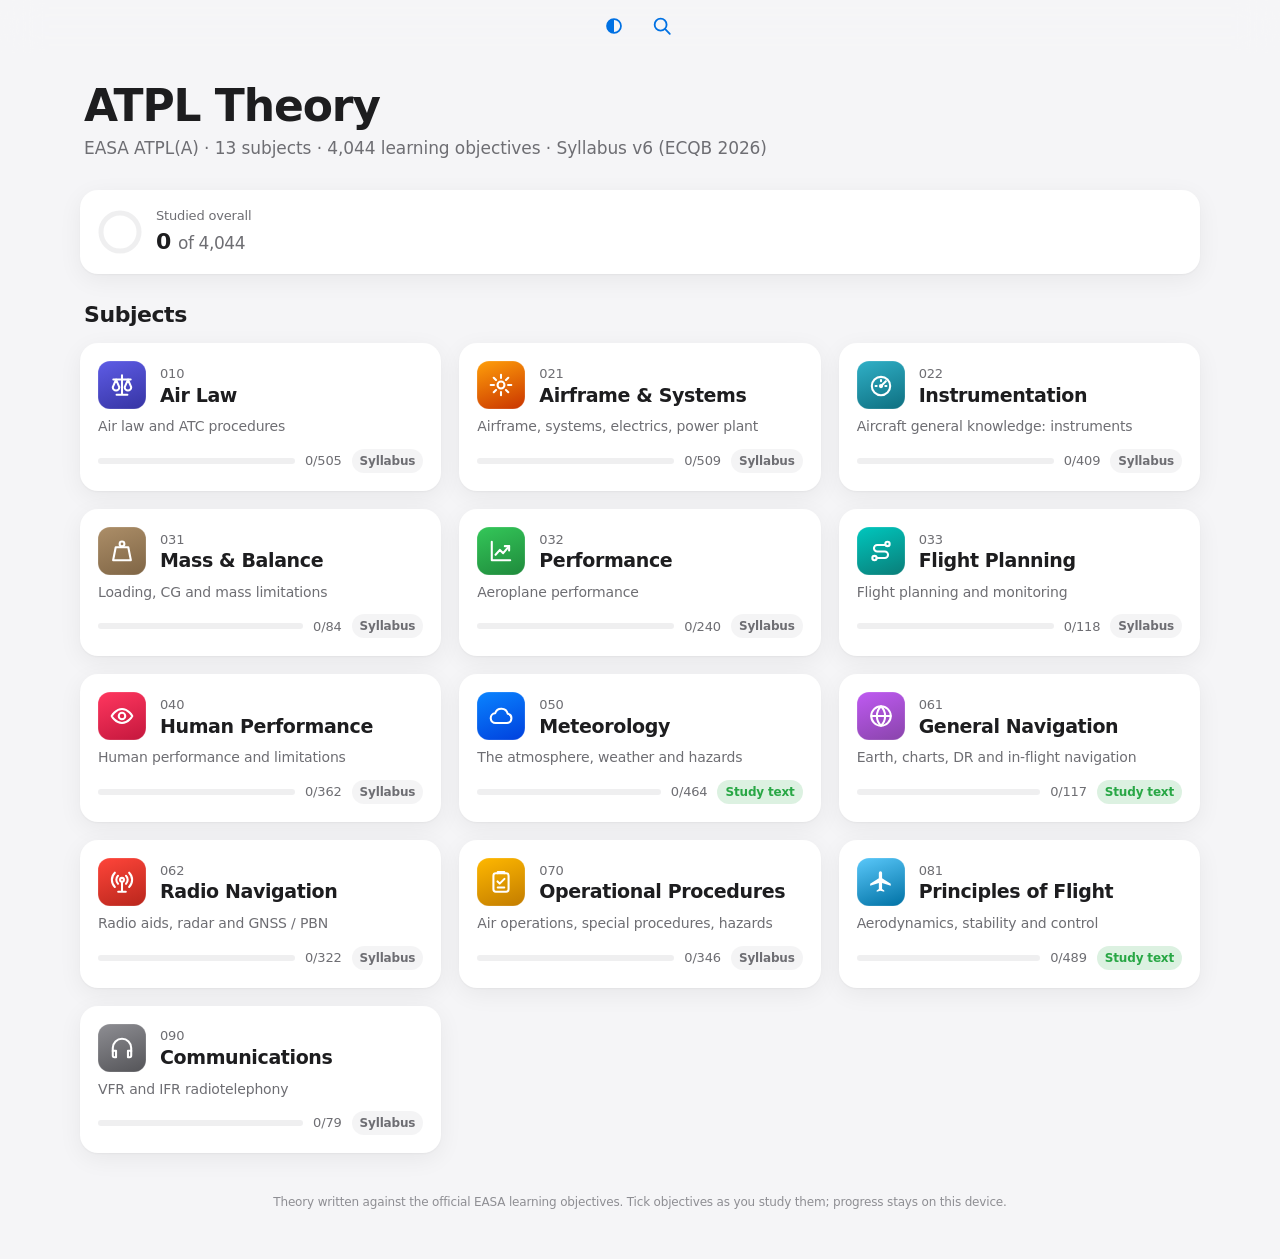
<file: index.html>
<!doctype html>
<html lang="en">
<head>
<meta charset="utf-8">
<meta name="viewport" content="width=device-width, initial-scale=1, viewport-fit=cover">
<title>ATPL Theory</title>
<meta name="description" content="EASA ATPL(A) theory, organised by the official learning objectives.">
<meta name="theme-color" id="themeColor" content="#f5f5f7">
<meta name="apple-mobile-web-app-capable" content="yes">
<meta name="mobile-web-app-capable" content="yes">
<meta name="apple-mobile-web-app-status-bar-style" content="default">
<meta name="apple-mobile-web-app-title" content="ATPL">
<link rel="manifest" href="manifest.webmanifest">
<link rel="icon" href="icons/icon-192.png" type="image/png">
<link rel="apple-touch-icon" href="icons/apple-touch-icon.png">
<script>try{var t=localStorage.getItem("atpl-theme");if(t==="light"||t==="dark")document.documentElement.dataset.theme=t}catch(e){}</script>
<link rel="stylesheet" href="app.css">
</head>
<body>
<header class="bar" id="bar">
  <div class="bar-in">
    <button class="back" id="back" hidden aria-label="Back">
      <svg viewBox="0 0 12 20" aria-hidden="true"><path d="M10 2 2 10l8 8" fill="none" stroke="currentColor" stroke-width="2.4" stroke-linecap="round" stroke-linejoin="round"/></svg>
      <span id="backLabel">Subjects</span>
    </button>
    <div class="bar-title" id="barTitle"></div>
    <div class="bar-actions">
      <div class="themewrap">
        <button class="icon-btn themebtn" id="themeBtn" data-mode="auto" aria-label="Appearance: Automatic" title="Appearance">
          <svg viewBox="0 0 24 24" aria-hidden="true"><defs><mask id="tb-bite" maskUnits="userSpaceOnUse" x="-6" y="-6" width="36" height="36"><rect x="-6" y="-6" width="36" height="36" fill="#fff"/><circle class="bite" cx="17" cy="7" r="6.8" fill="#000"/></mask></defs><g class="rays" stroke="currentColor" stroke-width="2" stroke-linecap="round"><path d="M12 1.8v2.4M12 19.8v2.4M1.8 12h2.4M19.8 12h2.4M4.8 4.8l1.7 1.7M17.5 17.5l1.7 1.7M4.8 19.2l1.7-1.7M17.5 6.5l1.7-1.7"/></g><g mask="url(#tb-bite)"><circle class="core" cx="12" cy="12" r="8" fill="currentColor"/></g><circle class="ring" cx="12" cy="12" r="7.6" fill="none" stroke="currentColor" stroke-width="1.9"/><path class="half" d="M12 4.4a7.6 7.6 0 0 1 0 15.2z" fill="currentColor"/></svg>
        </button>
        <span class="themetip" id="themeTip" aria-live="polite"></span>
      </div>
      <button class="icon-btn" id="searchBtn" aria-label="Search (/)">
        <svg viewBox="0 0 24 24" aria-hidden="true"><circle cx="10.5" cy="10.5" r="6.5" fill="none" stroke="currentColor" stroke-width="2"/><path d="m15.5 15.5 5 5" stroke="currentColor" stroke-width="2" stroke-linecap="round"/></svg>
      </button>
    </div>
  </div>
</header>

<div class="layout" id="layout">
  <aside class="side" id="side" aria-label="Contents"></aside>
  <main class="main" id="main" tabindex="-1"></main>
</div>

<div class="sheet-wrap" id="searchSheet" hidden>
  <div class="scrim" data-close></div>
  <div class="sheet" role="dialog" aria-modal="true" aria-label="Search">
    <div class="sheet-head">
      <div class="search-field">
        <svg viewBox="0 0 24 24" aria-hidden="true"><circle cx="10.5" cy="10.5" r="6.5" fill="none" stroke="currentColor" stroke-width="2"/><path d="m15.5 15.5 5 5" stroke="currentColor" stroke-width="2" stroke-linecap="round"/></svg>
        <input id="q" type="search" placeholder="Search learning objectives" autocomplete="off" autocorrect="off" spellcheck="false" enterkeyhint="search">
      </div>
      <button class="text-btn" data-close>Cancel</button>
    </div>
    <div class="results" id="results"></div>
  </div>
</div>

<div class="lightbox" id="lightbox" hidden>
  <button class="lb-close" data-close aria-label="Close">
    <svg viewBox="0 0 24 24"><path d="M6 6l12 12M18 6 6 18" stroke="currentColor" stroke-width="2.4" stroke-linecap="round"/></svg>
  </button>
  <div class="lb-scroll"><figure class="lb-fig"><img id="lbImg" alt=""><figcaption id="lbCap"></figcaption></figure></div>
</div>

<script src="app.js" defer></script>
</body>
</html>
</file>
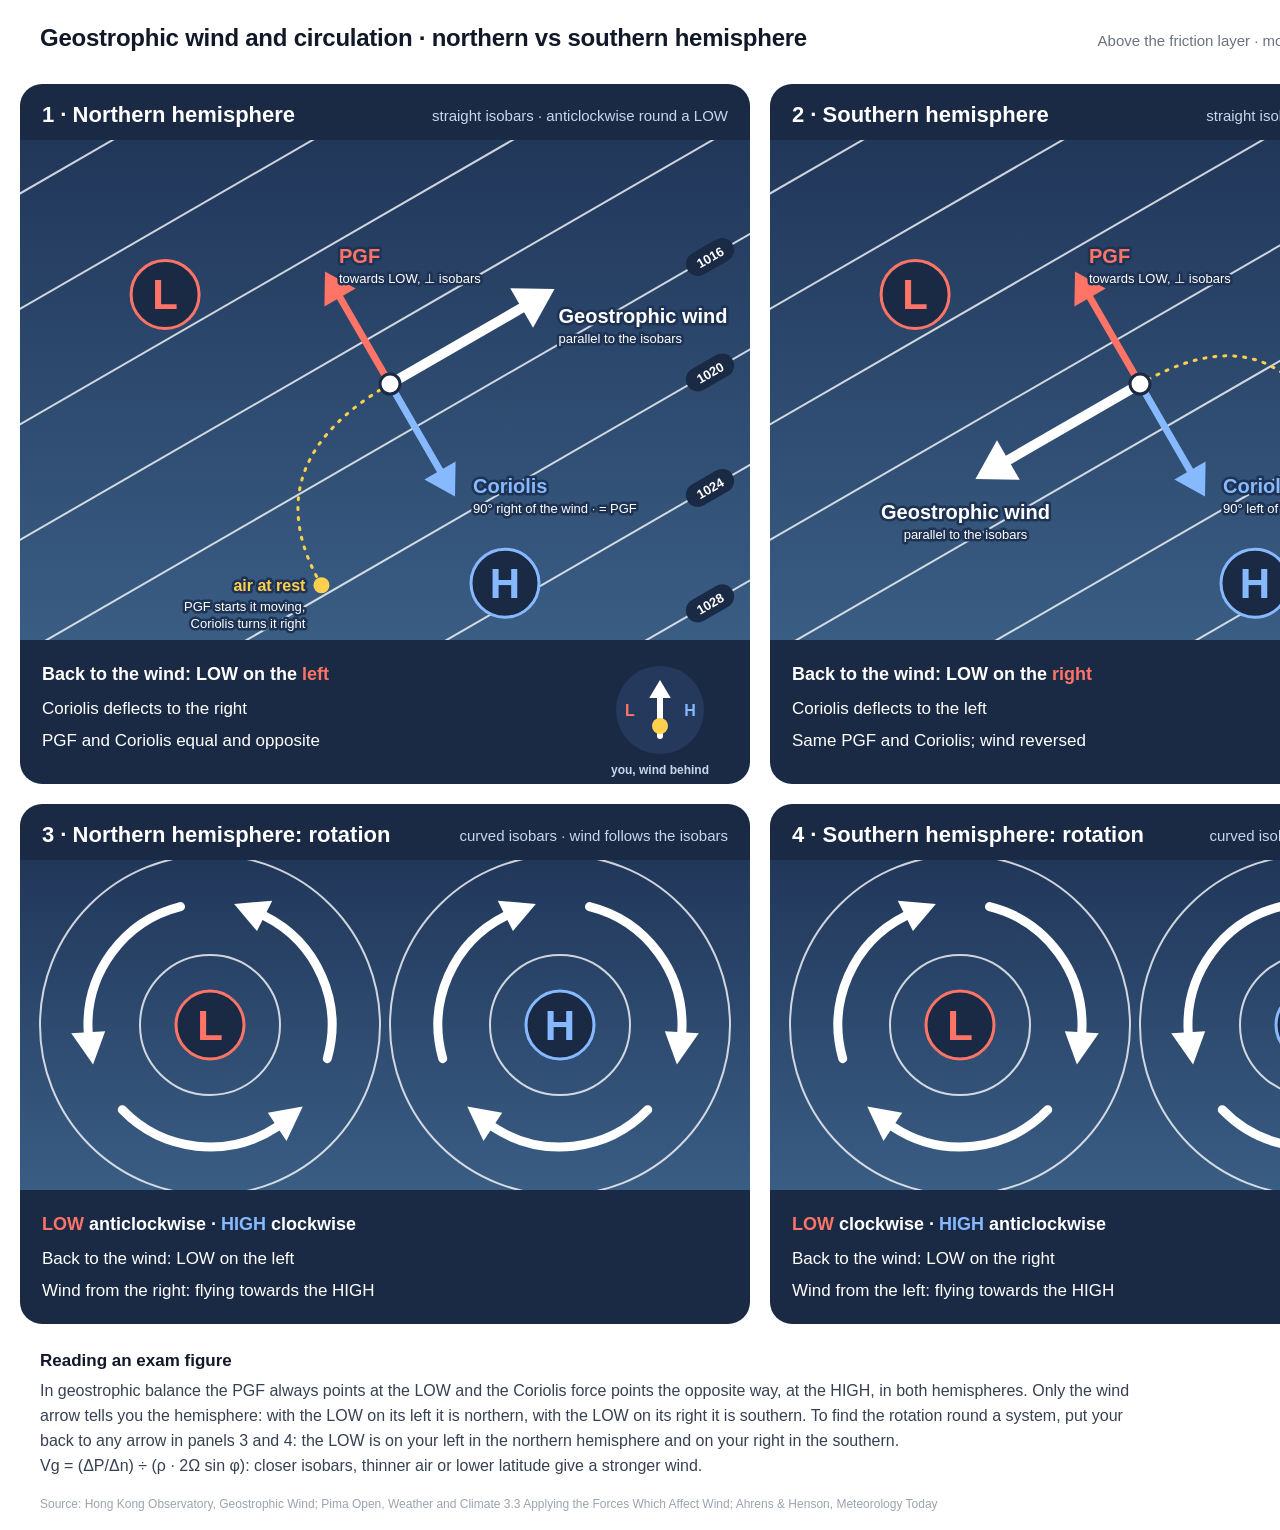
<file: tools/diagrams/m-geostrophic.html>
<!doctype html>
<html><head><meta charset="utf-8">
<style>
  html,body{margin:0;background:#fff}
  svg{display:block;font-family:Inter,-apple-system,"SF Pro Display",sans-serif}
</style></head>
<body>
<svg id="s" xmlns="http://www.w3.org/2000/svg" width="1520" height="1530" viewBox="0 0 1520 1530"></svg>
<script>
const NS = 'http://www.w3.org/2000/svg';
const svg = document.getElementById('s');
const C = { navy:'#1a2a44', red:'#ff7466', blue:'#86b9ff', yellow:'#ffd04d', white:'#ffffff', iso:'rgba(255,255,255,0.78)', muted:'#c9d6ea', ink:'#111827', grey:'#6b7280' };

function el(tag, attrs, parent, text) {
  const e = document.createElementNS(NS, tag);
  for (const k in attrs) e.setAttribute(k, attrs[k]);
  if (text !== undefined) e.textContent = text;
  (parent || svg).appendChild(e);
  return e;
}
function txt(p, x, y, s, size, weight, fill, anchor, extra) {
  return el('text', Object.assign({ x, y, 'font-size': size, 'font-weight': weight, fill, 'text-anchor': anchor || 'start' }, extra || {}), p, s);
}
// halo text so labels stay readable over isobars
function label(p, x, y, s, size, weight, fill, anchor) {
  txt(p, x, y, s, size, weight, '#1e3354', anchor, { stroke: '#1e3354', 'stroke-width': 5, 'stroke-linejoin': 'round' });
  return txt(p, x, y, s, size, weight, fill, anchor);
}
function arrow(p, x1, y1, x2, y2, color, w, head) {
  const dx = x2 - x1, dy = y2 - y1, L = Math.hypot(dx, dy), ux = dx / L, uy = dy / L;
  const bx = x2 - ux * head, by = y2 - uy * head;
  el('line', { x1, y1, x2: bx, y2: by, stroke: color, 'stroke-width': w, 'stroke-linecap': 'round' }, p);
  const hw = head * 0.6;
  el('polygon', { points: `${x2},${y2} ${bx - uy * hw},${by + ux * hw} ${bx + uy * hw},${by - ux * hw}`, fill: color }, p);
}
function centre(p, x, y, letter, ring, fill) {
  el('circle', { cx: x, cy: y, r: 34, fill: C.navy, stroke: ring, 'stroke-width': 3 }, p);
  txt(p, x, y + 15, letter, 42, 700, fill, 'middle');
}

let clipN = 0;
function panel(x, y, w, h, title, subtitle, bodyH) {
  const g = el('g', { transform: `translate(${x},${y})` });
  const id = 'clip' + (clipN++);
  const cp = el('clipPath', { id }, g);
  el('rect', { x: 0, y: 0, width: w, height: h, rx: 22 }, cp);
  const inner = el('g', { 'clip-path': `url(#${id})` }, g);
  el('rect', { x: 0, y: 0, width: w, height: h, fill: C.navy }, inner);
  const grad = 'g' + id;
  const lg = el('linearGradient', { id: grad, x1: 0, y1: 0, x2: 0, y2: 1 }, g);
  el('stop', { offset: 0, 'stop-color': '#21375a' }, lg);
  el('stop', { offset: 1, 'stop-color': '#3a5d84' }, lg);
  el('rect', { x: 0, y: 56, width: w, height: bodyH, fill: `url(#${grad})` }, inner);
  txt(g, 22, 38, title, 22, 700, C.white);
  txt(g, w - 22, 37, subtitle, 15, 500, C.muted, 'end');
  const bid = 'body' + id;
  const bc = el('clipPath', { id: bid }, g);
  el('rect', { x: 0, y: 56, width: w, height: bodyH }, bc);
  const body = el('g', { 'clip-path': `url(#${bid})` }, g);
  return { g, body };
}

/* ---------- header ---------- */
txt(svg, 40, 46, 'Geostrophic wind and circulation · northern vs southern hemisphere', 24, 600, C.ink, 'start', { 'letter-spacing': '-0.01em' });
txt(svg, 1480, 46, 'Above the friction layer · more than ~15° from the equator', 15, 400, C.grey, 'end');

/* ---------- row A: geostrophic balance ---------- */
function balance(px, nh) {
  const W = 730, H = 700, BODY = 500;
  const { g, body } = panel(px, 84, W, H,
    nh ? '1 · Northern hemisphere' : '2 · Southern hemisphere',
    nh ? 'straight isobars · anticlockwise round a LOW' : 'straight isobars · clockwise round a LOW', BODY);
  const cx = 370, cy = 300;
  const u = [Math.cos(Math.PI / 6), -Math.sin(Math.PI / 6)];   // along the isobars, up-right
  const n = [-0.5, -Math.sqrt(3) / 2];                          // towards the LOW
  const P = (a, b) => [cx + a * n[0] + b * u[0], cy + a * n[1] + b * u[1]];
  // isobars
  const pres = { '50': 1012, '-50': 1016, '-150': 1020, '-250': 1024, '-350': 1028 };
  for (let o = 350; o >= -450; o -= 100) {
    const a = P(o, -900), b = P(o, 900);
    el('line', { x1: a[0], y1: a[1], x2: b[0], y2: b[1], stroke: C.iso, 'stroke-width': 2 }, body);
  }
  for (const k of ['-50', '-150', '-250', '-350']) {
    const o = +k, t = (690 - cx + 0.5 * o) / u[0];
    const [lx, ly] = P(o, t);
    const lg = el('g', { transform: `translate(${lx},${ly}) rotate(-30)` }, body);
    el('rect', { x: -26, y: -12, width: 52, height: 24, rx: 12, fill: C.navy }, lg);
    txt(lg, 0, 5, String(pres[k]), 13, 600, C.white, 'middle');
  }
  // centres
  const Lp = P(190, -150), Hp = P(-230, 0);
  centre(body, Lp[0], Lp[1], 'L', C.red, C.red);
  centre(body, Hp[0], Hp[1], 'H', C.blue, C.blue);
  // air at rest path
  const s = nh ? 1 : -1;
  const Q = [cx - s * 160 * u[0] * (nh ? 1 : 0.875), cy - s * 160 * u[1] * (nh ? 1 : 0.875)];
  const S = [Q[0] - (nh ? 140 : 120) * n[0], Q[1] - (nh ? 140 : 120) * n[1]];
  el('path', { d: `M${S[0]},${S[1]} Q${Q[0]},${Q[1]} ${cx},${cy}`, fill: 'none', stroke: C.yellow, 'stroke-width': 3, 'stroke-dasharray': '2 8', 'stroke-linecap': 'round' }, body);
  el('circle', { cx: S[0], cy: S[1], r: 8, fill: C.yellow }, body);
  if (nh) {
    label(body, S[0] - 16, S[1] + 6, 'air at rest', 16, 700, C.yellow, 'end');
    label(body, S[0] - 16, S[1] + 26, 'PGF starts it moving,', 13, 500, C.white, 'end');
    label(body, S[0] - 16, S[1] + 43, 'Coriolis turns it right', 13, 500, C.white, 'end');
  } else {
    label(body, S[0] + 16, S[1] + 6, 'air at rest', 16, 700, C.yellow);
    label(body, S[0] + 16, S[1] + 26, 'PGF starts it moving,', 13, 500, C.white);
    label(body, S[0] + 16, S[1] + 43, 'Coriolis turns it left', 13, 500, C.white);
  }
  // forces
  const pg = P(130, 0), co = P(-130, 0), wd = P(0, s * 190);
  arrow(body, cx, cy, pg[0], pg[1], C.red, 7, 30);
  arrow(body, cx, cy, co[0], co[1], C.blue, 7, 30);
  arrow(body, cx, cy, wd[0], wd[1], C.white, 10, 38);
  el('circle', { cx, cy, r: 10, fill: C.white, stroke: C.navy, 'stroke-width': 3 }, body);
  label(body, pg[0] + 14, pg[1] - 8, 'PGF', 20, 700, C.red);
  label(body, pg[0] + 14, pg[1] + 12, 'towards LOW, ⊥ isobars', 13, 500, C.white);
  label(body, co[0] + 18, co[1] - 4, 'Coriolis', 20, 700, C.blue);
  label(body, co[0] + 18, co[1] + 16, nh ? '90° right of the wind · = PGF' : '90° left of the wind · = PGF', 13, 500, C.white);
  if (nh) {
    label(body, wd[0] + 4, wd[1] + 34, 'Geostrophic wind', 20, 700, C.white);
    label(body, wd[0] + 4, wd[1] + 54, 'parallel to the isobars', 13, 500, C.white);
  } else {
    label(body, wd[0] - 10, wd[1] + 40, 'Geostrophic wind', 20, 700, C.white, 'middle');
    label(body, wd[0] - 10, wd[1] + 60, 'parallel to the isobars', 13, 500, C.white, 'middle');
  }
  // footer
  const fy = 56 + BODY;
  const f = el('text', { x: 22, y: fy + 40, 'font-size': 18, 'font-weight': 700, fill: C.white }, g);
  el('tspan', {}, f, 'Back to the wind: LOW on the ');
  el('tspan', { fill: C.red }, f, nh ? 'left' : 'right');
  txt(g, 22, fy + 74, nh ? 'Coriolis deflects to the right' : 'Coriolis deflects to the left', 17, 500, C.white);
  txt(g, 22, fy + 106, nh ? 'PGF and Coriolis equal and opposite' : 'Same PGF and Coriolis; wind reversed', 17, 500, C.white);
  // mini compass: you, wind from behind
  const mx = 640, my = fy + 70;
  el('circle', { cx: mx, cy: my, r: 44, fill: '#24395c' }, g);
  arrow(g, mx, my + 26, mx, my - 30, C.white, 6, 18);
  el('circle', { cx: mx, cy: my + 16, r: 8, fill: C.yellow }, g);
  txt(g, mx - 30, my + 6, nh ? 'L' : 'H', 16, 700, nh ? C.red : C.blue, 'middle');
  txt(g, mx + 30, my + 6, nh ? 'H' : 'L', 16, 700, nh ? C.blue : C.red, 'middle');
  txt(g, mx, my + 64, 'you, wind behind', 12, 600, C.muted, 'middle');
}
balance(20, true);
balance(770, false);

/* ---------- row B: full circulation ---------- */
function rotation(p, x, y, cw, color) {
  // three thick arcs with arrowheads; cw = clockwise on the chart
  const R = 122;
  for (let i = 0; i < 3; i++) {
    const a0 = (-90 + i * 120 + 14) * Math.PI / 180;
    const a1 = a0 + (120 - 28) * Math.PI / 180;
    const [sa, ea] = cw ? [a0, a1] : [a1, a0];
    const ps = [x + R * Math.cos(sa), y + R * Math.sin(sa)];
    // stop the line short of the tip so the head sits on the arc
    const headA = 0.22 * (cw ? 1 : -1);
    const eb = ea - headA;
    const pe = [x + R * Math.cos(eb), y + R * Math.sin(eb)];
    el('path', { d: `M${ps[0]},${ps[1]} A${R},${R} 0 0 ${cw ? 1 : 0} ${pe[0]},${pe[1]}`, fill: 'none', stroke: color, 'stroke-width': 9, 'stroke-linecap': 'round' }, p);
    const tip = [x + R * Math.cos(ea), y + R * Math.sin(ea)];
    const tx = -Math.sin(eb) * (cw ? 1 : -1), ty = Math.cos(eb) * (cw ? 1 : -1);   // travel direction
    const rx = Math.cos(eb), ry = Math.sin(eb), hw = 17;
    el('polygon', { points: `${tip[0] + tx * 6},${tip[1] + ty * 6} ${pe[0] + rx * hw},${pe[1] + ry * hw} ${pe[0] - rx * hw},${pe[1] - ry * hw}`, fill: color }, p);
  }
}
function circulation(px, nh) {
  const W = 730, H = 520, BODY = 330;
  const { g, body } = panel(px, 804, W, H,
    nh ? '3 · Northern hemisphere: rotation' : '4 · Southern hemisphere: rotation',
    'curved isobars · wind follows the isobars', BODY);
  const sys = [{ x: 190, L: true }, { x: 540, L: false }];
  const cy = 56 + BODY / 2;
  for (const s of sys) {
    for (const r of [70, 170]) el('circle', { cx: s.x, cy, r, fill: 'none', stroke: C.iso, 'stroke-width': 2 }, body);
    const cw = s.L ? !nh : nh;   // NH: LOW anticlockwise, HIGH clockwise; SH reversed
    rotation(body, s.x, cy, cw, C.white);
    centre(body, s.x, cy, s.L ? 'L' : 'H', s.L ? C.red : C.blue, s.L ? C.red : C.blue);
  }
  const fy = 56 + BODY;
  const f1 = el('text', { x: 22, y: fy + 40, 'font-size': 18, 'font-weight': 700, fill: C.white }, g);
  el('tspan', { fill: C.red }, f1, 'LOW');
  el('tspan', {}, f1, nh ? ' anticlockwise · ' : ' clockwise · ');
  el('tspan', { fill: C.blue }, f1, 'HIGH');
  el('tspan', {}, f1, nh ? ' clockwise' : ' anticlockwise');
  txt(g, 22, fy + 74, nh ? 'Back to the wind: LOW on the left' : 'Back to the wind: LOW on the right', 17, 500, C.white);
  txt(g, 22, fy + 106, nh ? 'Wind from the right: flying towards the HIGH' : 'Wind from the left: flying towards the HIGH', 17, 500, C.white);
}
circulation(20, true);
circulation(770, false);

/* ---------- bottom text ---------- */
let ty = 1366;
txt(svg, 40, ty, 'Reading an exam figure', 17, 600, C.ink);
const para = [
  'In geostrophic balance the PGF always points at the LOW and the Coriolis force points the opposite way, at the HIGH, in both hemispheres. Only the wind',
  'arrow tells you the hemisphere: with the LOW on its left it is northern, with the LOW on its right it is southern. To find the rotation round a system, put your',
  'back to any arrow in panels 3 and 4: the LOW is on your left in the northern hemisphere and on your right in the southern.',
  'Vg = (ΔP/Δn) ÷ (ρ · 2Ω sin φ): closer isobars, thinner air or lower latitude give a stronger wind.'
];
para.forEach((l, i) => txt(svg, 40, ty + 30 + i * 25, l, 16, 400, '#374151'));
txt(svg, 40, ty + 30 + para.length * 25 + 12, 'Source: Hong Kong Observatory, Geostrophic Wind; Pima Open, Weather and Climate 3.3 Applying the Forces Which Affect Wind; Ahrens & Henson, Meteorology Today', 12, 400, '#9ca3af');
</script>
</body></html>
</file>
<file: app.css>
:root {
  --bg: #f5f5f7;
  --bg-elev: #ffffff;
  --bg-group: #ffffff;
  --fill: rgba(120, 120, 128, .12);
  --fill-2: rgba(120, 120, 128, .08);
  --label: #1d1d1f;
  --label-2: #6e6e73;
  --label-3: #8e8e93;
  --sep: rgba(60, 60, 67, .16);
  --accent: #0071e3;
  --green: #28a745;
  --orange: #c93400;
  --bar: rgba(245, 245, 247, .72);
  --shadow: 0 1px 2px rgba(0,0,0,.04), 0 6px 24px rgba(0,0,0,.06);
  --radius: 18px;
  --side-w: 340px;
  --read-w: 720px;
  --font: -apple-system, BlinkMacSystemFont, "SF Pro Text", "SF Pro Display", "Helvetica Neue", Inter, system-ui, sans-serif;
  --mono: ui-monospace, "SF Mono", SFMono-Regular, Menlo, monospace;
  --safe-t: env(safe-area-inset-top, 0px);
  --safe-b: env(safe-area-inset-bottom, 0px);
  --safe-l: env(safe-area-inset-left, 0px);
  --safe-r: env(safe-area-inset-right, 0px);
  color-scheme: light dark;
}
@media (prefers-color-scheme: dark) {
  :root:not([data-theme="light"]) {
    --bg: #000000;
    --bg-elev: #1c1c1e;
    --bg-group: #1c1c1e;
    --fill: rgba(120, 120, 128, .24);
    --fill-2: rgba(120, 120, 128, .16);
    --label: #f5f5f7;
    --label-2: #a1a1a6;
    --label-3: #8e8e93;
    --sep: rgba(84, 84, 88, .55);
    --accent: #2997ff;
    --green: #30d158;
    --orange: #ff9f0a;
    --bar: rgba(22, 22, 23, .72);
    --shadow: 0 0 0 1px rgba(255,255,255,.06);
    color-scheme: dark;
  }
}
:root[data-theme="dark"] {
  --bg: #000000;
  --bg-elev: #1c1c1e;
  --bg-group: #1c1c1e;
  --fill: rgba(120, 120, 128, .24);
  --fill-2: rgba(120, 120, 128, .16);
  --label: #f5f5f7;
  --label-2: #a1a1a6;
  --label-3: #8e8e93;
  --sep: rgba(84, 84, 88, .55);
  --accent: #2997ff;
  --green: #30d158;
  --orange: #ff9f0a;
  --bar: rgba(22, 22, 23, .72);
  --shadow: 0 0 0 1px rgba(255,255,255,.06);
  color-scheme: dark;
}
:root[data-theme="light"] { color-scheme: light; }

* { box-sizing: border-box; }
html { -webkit-text-size-adjust: 100%; text-size-adjust: 100%; }
body {
  margin: 0; background: var(--bg); color: var(--label);
  font: 17px/1.5 var(--font); letter-spacing: -0.01em;
  -webkit-font-smoothing: antialiased; -webkit-tap-highlight-color: transparent;
  min-height: 100dvh;
}
button { font: inherit; color: inherit; background: none; border: 0; padding: 0; cursor: pointer; }
a { color: var(--accent); text-decoration: none; }
svg { display: block; }
[hidden] { display: none !important; }

/* ---------- Bar ---------- */
.bar {
  position: sticky; top: 0; z-index: 30;
  padding-top: var(--safe-t);
  background: var(--bar);
  -webkit-backdrop-filter: saturate(180%) blur(20px); backdrop-filter: saturate(180%) blur(20px);
  border-bottom: .5px solid transparent;
  transition: border-color .2s;
}
.bar.scrolled { border-bottom-color: var(--sep); }
.bar-in {
  height: 52px; display: grid; grid-template-columns: 1fr auto 1fr; align-items: center;
  padding: 0 max(12px, var(--safe-r)) 0 max(8px, var(--safe-l));
}
.back { display: inline-flex; align-items: center; gap: 4px; color: var(--accent); height: 44px; padding: 0 8px; border-radius: 10px; justify-self: start; max-width: 100%; }
.back svg { width: 11px; height: 19px; flex: none; }
.back span { font-size: 17px; white-space: nowrap; overflow: hidden; text-overflow: ellipsis; }
.back:active { opacity: .5; }
.bar-title { font-weight: 600; font-size: 17px; text-align: center; white-space: nowrap; overflow: hidden; text-overflow: ellipsis; max-width: 52vw; opacity: 0; transform: translateY(4px); transition: opacity .2s, transform .2s; }
.bar.show-title .bar-title { opacity: 1; transform: none; }
.bar-actions { justify-self: end; display: flex; gap: 4px; }
.icon-btn { width: 44px; height: 44px; display: grid; place-items: center; color: var(--accent); border-radius: 12px; }
.icon-btn svg { width: 22px; height: 22px; }
.icon-btn:active { background: var(--fill); }

/* ---------- Layout ---------- */
.layout { display: block; }
.side { display: none; }
.main { outline: none; padding: 0 max(16px, var(--safe-r)) calc(48px + var(--safe-b)) max(16px, var(--safe-l)); }
.wrap { max-width: 1120px; margin: 0 auto; }
.read { max-width: var(--read-w); margin: 0 auto; }

@media (min-width: 1024px) {
  .layout.with-side { display: grid; grid-template-columns: var(--side-w) 1fr; }
  .layout.with-side .side {
    display: block; position: sticky; top: calc(53px + var(--safe-t)); height: calc(100dvh - 53px - var(--safe-t));
    overflow-y: auto; overscroll-behavior: contain; border-right: .5px solid var(--sep);
    padding: 12px 12px 40px; background: var(--bg);
  }
  .main { padding-left: 40px; padding-right: 40px; }
}

/* ---------- Large titles ---------- */
.large { padding: 12px 4px 20px; }
.large h1 { font-size: 34px; line-height: 1.12; font-weight: 700; letter-spacing: -0.025em; margin: 0; }
.large p { margin: 6px 0 0; color: var(--label-2); font-size: 15px; letter-spacing: -0.005em; }
@media (min-width: 768px) {
  .large { padding: 28px 4px 28px; }
  .large h1 { font-size: 44px; }
  .large p { font-size: 17px; }
}

/* ---------- Home ---------- */
.overall { display: flex; align-items: center; gap: 14px; margin: 0 0 24px; padding: 16px 18px; background: var(--bg-elev); border-radius: var(--radius); box-shadow: var(--shadow); }
.overall .meta { flex: 1; min-width: 0; }
.overall .k { font-size: 13px; color: var(--label-2); }
.overall .v { font-size: 22px; font-weight: 600; letter-spacing: -0.02em; }
.continue { display: flex; align-items: center; gap: 14px; margin: 0 0 24px; padding: 14px 18px; background: var(--bg-elev); border-radius: var(--radius); box-shadow: var(--shadow); color: var(--label); }
.continue:active { transform: scale(.985); }
.continue .txt { flex: 1; min-width: 0; }
.continue .k { font-size: 13px; color: var(--accent); font-weight: 600; }
.continue .t { font-weight: 600; white-space: nowrap; overflow: hidden; text-overflow: ellipsis; }
.continue .s { font-size: 13px; color: var(--label-2); }
.chev { width: 8px; height: 14px; color: var(--label-3); flex: none; }

.section-h { font-size: 22px; font-weight: 700; letter-spacing: -0.02em; margin: 8px 4px 12px; }
.grid { display: grid; gap: 14px; grid-template-columns: 1fr; }
@media (min-width: 600px) { .grid { grid-template-columns: repeat(2, 1fr); } }
@media (min-width: 1000px) { .grid { grid-template-columns: repeat(3, 1fr); gap: 18px; } }

.card {
  position: relative; display: flex; flex-direction: column; gap: 12px;
  background: var(--bg-elev); border-radius: var(--radius); padding: 18px; box-shadow: var(--shadow);
  color: var(--label); transition: transform .18s cubic-bezier(.2,.8,.2,1), box-shadow .2s;
}
.card:active { transform: scale(.975); }
@media (hover: hover) { .card:hover { box-shadow: 0 2px 4px rgba(0,0,0,.05), 0 12px 32px rgba(0,0,0,.10); } }
.card-top { display: flex; align-items: center; gap: 14px; }
.tile { width: 48px; height: 48px; border-radius: 12px; display: grid; place-items: center; color: #fff; flex: none; box-shadow: inset 0 0 0 .5px rgba(255,255,255,.2); }
.tile svg { width: 26px; height: 26px; }
.tile.lg { width: 72px; height: 72px; border-radius: 18px; }
.tile.lg svg { width: 38px; height: 38px; }
.card .code { font-size: 13px; color: var(--label-2); font-weight: 500; font-variant-numeric: tabular-nums; }
.card .name { font-size: 19px; font-weight: 600; letter-spacing: -0.02em; line-height: 1.2; }
.card .blurb { font-size: 14px; color: var(--label-2); line-height: 1.4; margin-top: -4px; }
.card-foot { display: flex; align-items: center; gap: 10px; margin-top: auto; }
.bar-prog { flex: 1; height: 6px; border-radius: 3px; background: var(--fill); overflow: hidden; }
.bar-prog i { display: block; height: 100%; border-radius: 3px; background: var(--c, var(--accent)); width: 0; transition: width .6s cubic-bezier(.2,.8,.2,1); }
.card-foot .n { font-size: 13px; color: var(--label-2); font-variant-numeric: tabular-nums; white-space: nowrap; }
.badge { font-size: 12px; font-weight: 600; padding: 3px 8px; border-radius: 999px; background: var(--fill-2); color: var(--label-2); white-space: nowrap; }
.badge.full { background: color-mix(in srgb, var(--green) 16%, transparent); color: var(--green); }

/* ---------- Subject ---------- */
.hero { display: flex; align-items: center; gap: 18px; padding: 16px 4px 22px; }
.hero h1 { font-size: 30px; line-height: 1.12; font-weight: 700; letter-spacing: -0.025em; margin: 2px 0 4px; }
.hero .code { font-size: 15px; color: var(--label-2); font-weight: 500; }
.hero .stats { font-size: 15px; color: var(--label-2); }
@media (min-width: 768px) { .hero h1 { font-size: 40px; } .hero { padding: 28px 4px 28px; } }

.ring { width: 44px; height: 44px; flex: none; }
.ring circle { fill: none; stroke-width: 5; }
.ring .trk { stroke: var(--fill); }
.ring .val { stroke: var(--c, var(--accent)); stroke-linecap: round; transform: rotate(-90deg); transform-origin: 50% 50%; transition: stroke-dashoffset .7s cubic-bezier(.2,.8,.2,1); }

.notice { display: flex; gap: 12px; align-items: flex-start; padding: 14px 16px; margin: 0 0 20px; border-radius: 14px; background: var(--fill-2); color: var(--label-2); font-size: 15px; line-height: 1.45; }
.notice b { color: var(--label); font-weight: 600; }

.chapter { background: var(--bg-group); border-radius: var(--radius); box-shadow: var(--shadow); margin: 0 0 14px; overflow: hidden; }
.ch-head { width: 100%; display: flex; align-items: center; gap: 14px; padding: 16px 18px; text-align: left; }
.ch-head:active { background: var(--fill-2); }
.ch-num { width: 32px; height: 32px; border-radius: 9px; display: grid; place-items: center; font-weight: 600; font-size: 14px; color: #fff; background: var(--c, var(--accent)); flex: none; font-variant-numeric: tabular-nums; }
.ch-title { flex: 1; min-width: 0; }
.ch-title .t { font-weight: 600; font-size: 17px; line-height: 1.3; letter-spacing: -0.015em; }
.ch-title .s { font-size: 13px; color: var(--label-2); margin-top: 2px; font-variant-numeric: tabular-nums; }
.ch-head .disc { width: 14px; height: 14px; color: var(--label-3); transition: transform .25s cubic-bezier(.2,.8,.2,1); flex: none; }
.chapter.open .disc { transform: rotate(90deg); }
.ch-body { display: none; border-top: .5px solid var(--sep); }
.chapter.open .ch-body { display: block; }
.sub-h { font-size: 13px; font-weight: 600; color: var(--label-2); text-transform: uppercase; letter-spacing: .04em; padding: 18px 18px 6px; }
.topic-h { font-size: 15px; font-weight: 600; color: var(--label); padding: 10px 18px 4px; letter-spacing: -0.01em; }

.row { display: flex; align-items: center; gap: 12px; padding: 11px 18px 11px 18px; color: var(--label); position: relative; min-height: 48px; }
.row::after { content: ""; position: absolute; left: 52px; right: 0; bottom: 0; border-bottom: .5px solid var(--sep); }
.row:last-child::after { display: none; }
.row:active { background: var(--fill); }
@media (hover: hover) { .row:hover { background: var(--fill-2); } }
.row .tick { width: 22px; height: 22px; border-radius: 50%; border: 1.5px solid var(--label-3); flex: none; display: grid; place-items: center; transition: background .2s, border-color .2s; }
.row .tick svg { width: 12px; height: 12px; color: #fff; opacity: 0; }
.row.done .tick { background: var(--green); border-color: var(--green); }
.row.done .tick svg { opacity: 1; }
.row .rt { flex: 1; min-width: 0; }
.row .ref { font: 12px/1.3 var(--mono); color: var(--label-3); letter-spacing: 0; }
.row .ti { font-size: 15px; line-height: 1.35; display: -webkit-box; -webkit-line-clamp: 2; -webkit-box-orient: vertical; overflow: hidden; }
.row .dot { width: 7px; height: 7px; border-radius: 50%; background: var(--c, var(--accent)); flex: none; }
.row .dot.empty { background: transparent; box-shadow: inset 0 0 0 1.5px var(--label-3); }

/* ---------- Sidebar ---------- */
.side .s-head { display: flex; align-items: center; gap: 12px; padding: 6px 8px 14px; color: var(--label); }
.side .s-head .tile { width: 36px; height: 36px; border-radius: 9px; }
.side .s-head .tile svg { width: 20px; height: 20px; }
.side .s-head .n { font-weight: 600; font-size: 15px; line-height: 1.2; }
.side .s-head .c { font-size: 12px; color: var(--label-2); }
.side .s-ch { margin-bottom: 2px; }
.side .s-ch > button { width: 100%; text-align: left; display: flex; gap: 8px; align-items: center; padding: 8px 8px; border-radius: 8px; font-size: 14px; font-weight: 600; color: var(--label); }
.side .s-ch > button:hover { background: var(--fill-2); }
.side .s-ch > button .disc { width: 10px; height: 10px; color: var(--label-3); transition: transform .2s; flex: none; }
.side .s-ch.open > button .disc { transform: rotate(90deg); }
.side .s-list { display: none; padding: 2px 0 8px; }
.side .s-ch.open .s-list { display: block; }
.side .s-sub { font-size: 11px; font-weight: 600; text-transform: uppercase; letter-spacing: .05em; color: var(--label-3); padding: 10px 10px 4px 26px; }
.side a.s-lo { display: flex; gap: 8px; align-items: baseline; padding: 6px 10px 6px 26px; border-radius: 8px; font-size: 13.5px; line-height: 1.35; color: var(--label-2); }
.side a.s-lo:hover { background: var(--fill-2); color: var(--label); }
.side a.s-lo.cur { background: var(--c, var(--accent)); color: #fff; }
.side a.s-lo.done:not(.cur)::before { content: "✓"; color: var(--green); font-weight: 700; margin-left: -14px; width: 6px; }
.side a.s-lo span { display: -webkit-box; -webkit-line-clamp: 2; -webkit-box-orient: vertical; overflow: hidden; }

/* ---------- Reader ---------- */
.reader { padding-top: 12px; animation: rise .35s cubic-bezier(.2,.8,.2,1); }
@keyframes rise { from { opacity: 0; transform: translateY(8px); } to { opacity: 1; transform: none; } }
.crumbs { display: flex; flex-wrap: wrap; gap: 6px; align-items: center; font-size: 13px; color: var(--label-2); margin: 8px 0 14px; }
.crumbs a { color: var(--label-2); }
.crumbs a:hover { color: var(--accent); }
.crumbs .sep { color: var(--label-3); }
.lo-ref { display: inline-flex; align-items: center; gap: 8px; font: 600 13px/1 var(--mono); color: var(--c, var(--accent)); background: color-mix(in srgb, var(--c, var(--accent)) 12%, transparent); padding: 6px 10px; border-radius: 8px; letter-spacing: 0; }
.reader h1.long { font-size: 23px; line-height: 1.3; letter-spacing: -0.015em; }
.reader h1 { font-size: 30px; line-height: 1.15; font-weight: 700; letter-spacing: -0.025em; margin: 14px 0 18px; }
@media (min-width: 768px) { .reader h1 { font-size: 38px; } .reader h1.long { font-size: 28px; } }
.objective { border-radius: 14px; background: var(--bg-elev); box-shadow: var(--shadow); padding: 14px 16px; margin: 0 0 8px; }
.objective .k { font-size: 12px; font-weight: 600; text-transform: uppercase; letter-spacing: .06em; color: var(--label-3); margin-bottom: 4px; }
.objective .v { font-size: 15px; line-height: 1.5; color: var(--label-2); }

.prose { font-size: 17px; line-height: 1.6; letter-spacing: -0.008em; }
.prose p { margin: 0 0 14px; }
.prose ul, .prose ol { margin: 0 0 16px; padding-left: 1.25em; }
.prose li { margin: 6px 0; padding-left: 2px; }
.prose li::marker { color: var(--label-3); }
.prose strong { font-weight: 600; }
.prose h3.sec { display: flex; align-items: center; gap: 10px; font-size: 20px; line-height: 1.25; font-weight: 700; letter-spacing: -0.02em; margin: 30px 0 12px; }
.prose h3.sec::before { content: ""; width: 28px; height: 28px; border-radius: 8px; flex: none; background-repeat: no-repeat; background-position: center; background-size: 16px; }
.prose h3.s1::before { background-color: #0a84ff; background-image: url("data:image/svg+xml,%3Csvg xmlns='http://www.w3.org/2000/svg' viewBox='0 0 24 24' fill='none' stroke='white' stroke-width='2.4' stroke-linecap='round' stroke-linejoin='round'%3E%3Cpath d='M4 19.5A2.5 2.5 0 0 1 6.5 17H20V3H6.5A2.5 2.5 0 0 0 4 5.5v14z'/%3E%3Cpath d='M4 19.5A2.5 2.5 0 0 0 6.5 22H20v-5'/%3E%3C/svg%3E"); }
.prose h3.s2::before { background-color: #5e5ce6; background-image: url("data:image/svg+xml,%3Csvg xmlns='http://www.w3.org/2000/svg' viewBox='0 0 24 24' fill='none' stroke='white' stroke-width='2.4' stroke-linecap='round' stroke-linejoin='round'%3E%3Crect x='3' y='3' width='18' height='18' rx='2'/%3E%3Ccircle cx='8.5' cy='8.5' r='1.5'/%3E%3Cpath d='m21 15-5-5L5 21'/%3E%3C/svg%3E"); }
.prose h3.s3::before { background-color: #ff9f0a; background-image: url("data:image/svg+xml,%3Csvg xmlns='http://www.w3.org/2000/svg' viewBox='0 0 24 24' fill='none' stroke='white' stroke-width='2.4' stroke-linecap='round' stroke-linejoin='round'%3E%3Cpath d='M12 9v4M12 17h.01'/%3E%3Cpath d='M10.3 3.9 1.8 18a2 2 0 0 0 1.7 3h17a2 2 0 0 0 1.7-3L13.7 3.9a2 2 0 0 0-3.4 0z'/%3E%3C/svg%3E"); }
.prose h3.s3 + ul { background: color-mix(in srgb, #ff9f0a 8%, var(--bg-elev)); border-radius: 14px; padding: 12px 16px 12px 34px; box-shadow: var(--shadow); }
.prose figure.dia { margin: 4px -16px 18px; }
@media (min-width: 768px) { .prose figure.dia { margin: 4px -48px 22px; } }
@media (min-width: 1024px) { .prose figure.dia { margin: 4px -80px 24px; } }
.prose figure.dia img { width: 100%; height: auto; display: block; border-radius: 14px; box-shadow: var(--shadow); cursor: zoom-in; background: #fff; }
.prose figure.dia img[src$=".svg"] { background: transparent; box-shadow: none; border-radius: 0; }
@media (max-width: 767px) { .prose figure.dia img { border-radius: 0; } }
.prose figcaption { font-size: 13px; color: var(--label-2); text-align: center; padding: 8px 16px 0; line-height: 1.4; }
.prose .tbl { overflow-x: auto; margin: 0 0 16px; border-radius: 12px; box-shadow: var(--shadow); background: var(--bg-elev); }
.prose table { border-collapse: collapse; width: 100%; font-size: 15px; line-height: 1.4; }
.prose th, .prose td { text-align: left; padding: 10px 12px; border-bottom: .5px solid var(--sep); vertical-align: top; }
.prose th { font-weight: 600; font-size: 13px; color: var(--label-2); background: var(--fill-2); }
.prose tr:last-child td { border-bottom: 0; }
.prose code { font-family: var(--mono); font-size: .9em; background: var(--fill-2); padding: 1px 5px; border-radius: 5px; }

.empty-theory { text-align: center; padding: 36px 20px 28px; color: var(--label-2); }
.empty-theory .ic { width: 56px; height: 56px; margin: 0 auto 12px; border-radius: 16px; display: grid; place-items: center; background: var(--fill-2); color: var(--label-3); }
.empty-theory .ic svg { width: 28px; height: 28px; }
.empty-theory h3 { color: var(--label); font-size: 19px; margin: 0 0 6px; letter-spacing: -0.015em; }
.empty-theory p { margin: 0 auto; max-width: 420px; font-size: 15px; line-height: 1.5; }

.study { display: flex; justify-content: center; margin: 32px 0 20px; }
.pill { display: inline-flex; align-items: center; gap: 8px; height: 48px; padding: 0 22px; border-radius: 999px; font-weight: 600; font-size: 16px; background: var(--fill); color: var(--label); transition: transform .15s, background .2s, color .2s; }
.pill:active { transform: scale(.96); }
.pill svg { width: 18px; height: 18px; }
.pill.on { background: var(--green); color: #fff; }

.pn { display: grid; grid-template-columns: 1fr 1fr; gap: 12px; margin: 10px 0 0; }
.pn a { display: flex; flex-direction: column; gap: 4px; padding: 14px 16px; border-radius: 14px; background: var(--bg-elev); box-shadow: var(--shadow); color: var(--label); min-width: 0; }
.pn a:active { transform: scale(.98); }
.pn .k { font-size: 13px; color: var(--accent); font-weight: 600; }
.pn .t { font-size: 14px; line-height: 1.35; display: -webkit-box; -webkit-line-clamp: 2; -webkit-box-orient: vertical; overflow: hidden; }
.pn .next { text-align: right; grid-column: 2; }
.kbd-hint { text-align: center; font-size: 12px; color: var(--label-3); margin-top: 18px; }
@media (hover: none) { .kbd-hint { display: none; } }

/* ---------- Search sheet ---------- */
.sheet-wrap { position: fixed; inset: 0; z-index: 50; }
.scrim { position: absolute; inset: 0; background: rgba(0,0,0,.32); animation: fade .2s ease; }
@keyframes fade { from { opacity: 0; } }
.sheet {
  position: absolute; left: 0; right: 0; top: 0; max-height: 100dvh; display: flex; flex-direction: column;
  background: var(--bg); padding-top: var(--safe-t);
  animation: drop .32s cubic-bezier(.2,.8,.2,1);
}
@keyframes drop { from { transform: translateY(-24px); opacity: 0; } }
@media (min-width: 768px) {
  .sheet { top: 9vh; left: 50%; right: auto; width: min(680px, 92vw); transform: translateX(-50%); max-height: 76vh; border-radius: 20px; box-shadow: 0 30px 80px rgba(0,0,0,.3); padding-top: 0; overflow: hidden; animation: pop .3s cubic-bezier(.2,.8,.2,1); }
  @keyframes pop { from { opacity: 0; transform: translateX(-50%) scale(.97); } }
}
.sheet-head { display: flex; align-items: center; gap: 10px; padding: 10px 14px; border-bottom: .5px solid var(--sep); }
.search-field { flex: 1; display: flex; align-items: center; gap: 8px; background: var(--fill); border-radius: 12px; padding: 0 10px; height: 40px; }
.search-field svg { width: 18px; height: 18px; color: var(--label-3); flex: none; }
.search-field input { flex: 1; min-width: 0; border: 0; background: transparent; color: var(--label); font: 17px var(--font); outline: none; height: 100%; }
.text-btn { color: var(--accent); font-size: 17px; height: 40px; padding: 0 4px; }
.results { overflow-y: auto; overscroll-behavior: contain; padding: 6px 0 calc(20px + var(--safe-b)); -webkit-overflow-scrolling: touch; }
.results .row::after { left: 18px; }
.results .hint { padding: 28px 20px; text-align: center; color: var(--label-2); font-size: 15px; }
.res-sub { font-size: 12px; font-weight: 600; color: var(--label-3); }
mark { background: color-mix(in srgb, #ffd60a 45%, transparent); color: inherit; border-radius: 3px; padding: 0 1px; }

/* ---------- Lightbox ---------- */
.lightbox { position: fixed; inset: 0; z-index: 60; background: rgba(0,0,0,.92); animation: fade .2s ease; }
.lb-scroll { position: absolute; inset: 0; overflow: auto; display: grid; place-items: center; padding: calc(56px + var(--safe-t)) 8px calc(16px + var(--safe-b)); touch-action: pan-x pan-y pinch-zoom; }
.lb-scroll img { max-width: 100%; height: auto; border-radius: 10px; cursor: zoom-in; }
.lb-scroll.zoom { place-items: start; }
.lb-fig { margin: 0; max-width: 100%; }
.lb-fig figcaption { color: rgba(255,255,255,.82); font-size: 14px; line-height: 1.5; margin: 12px auto 0; max-width: 820px; padding: 0 8px; }
.lb-scroll.zoom .lb-fig figcaption { display: none; }
.lb-scroll.zoom img { max-width: none; width: 220%; cursor: zoom-out; }
.lb-close { position: absolute; top: calc(10px + var(--safe-t)); right: calc(12px + var(--safe-r)); z-index: 2; width: 40px; height: 40px; border-radius: 50%; background: rgba(255,255,255,.16); color: #fff; display: grid; place-items: center; -webkit-backdrop-filter: blur(10px); backdrop-filter: blur(10px); }
.lb-close svg { width: 18px; height: 18px; }

.loading { padding: 80px 0; text-align: center; color: var(--label-3); }
.foot { text-align: center; color: var(--label-3); font-size: 12px; margin: 40px 0 0; line-height: 1.5; }

@media (prefers-reduced-motion: reduce) {
  *, *::before, *::after { animation-duration: .01ms !important; transition-duration: .01ms !important; }
}
@media (prefers-reduced-transparency: reduce) {
  .bar { background: var(--bg); -webkit-backdrop-filter: none; backdrop-filter: none; }
}
@media (min-width: 1024px) { .layout.with-side .prose figure.dia { margin: 4px -24px 24px; } }

/* ---------- Study text (book) ---------- */
.book-cta .tile svg { width: 26px; height: 26px; }
.book-list { background: var(--bg-group); border-radius: var(--radius); box-shadow: var(--shadow); overflow: hidden; }
.book-ch { display: flex; align-items: center; gap: 14px; padding: 14px 18px; color: var(--label); position: relative; }
.book-ch + .book-ch::before { content: ""; position: absolute; top: 0; left: 64px; right: 0; border-top: .5px solid var(--sep); }
.book-ch:active { background: var(--fill-2); }
.book-ch .ch-title { flex: 1; min-width: 0; }
.book-ch .ch-title .t { font-weight: 600; }
.book-ch .ring { width: 30px; height: 30px; }
.book-ch .ring circle { stroke-width: 6; }

.book .kicker { font-size: 13px; font-weight: 600; letter-spacing: .06em; text-transform: uppercase; color: var(--c, var(--accent)); margin-top: 6px; }
.book .reader h1, .reader.book h1 { margin-top: 6px; }
.book .prose { font-size: 18px; line-height: 1.65; }
@media (max-width: 767px) { .book .prose { font-size: 17px; } }
.book .prose > p:first-child { font-size: 1.08em; color: var(--label-2); }
.book .prose h3 { font-size: 22px; line-height: 1.25; font-weight: 700; letter-spacing: -0.02em; margin: 40px 0 12px; scroll-margin-top: 70px; }
.book .prose h3.check { margin-top: 48px; padding-top: 24px; border-top: .5px solid var(--sep); }
.book .prose h3.check + ol { counter-reset: q; padding-left: 0; list-style: none; }
.book .prose h3.check + ol > li { counter-increment: q; position: relative; padding: 12px 14px 12px 46px; margin: 0 0 10px; background: var(--bg-elev); border-radius: 14px; box-shadow: var(--shadow); }
.book .prose h3.check + ol > li::before { content: counter(q); position: absolute; left: 14px; top: 12px; width: 22px; height: 22px; border-radius: 50%; background: var(--c, var(--accent)); color: #fff; font-size: 12px; font-weight: 700; display: grid; place-items: center; }
.book .prose h3.check + ol > li em { display: block; margin-top: 6px; color: var(--label-2); font-style: normal; font-size: .93em; }

/* Learning-objective tags in small print */
.lo-tag { display: inline-block; font: 500 10.5px/1.6 var(--mono); letter-spacing: 0; color: var(--label-3); background: var(--fill-2); padding: 0 5px; border-radius: 5px; margin-left: 3px; vertical-align: 1px; white-space: nowrap; transition: background .2s, color .2s; }
.lo-tag:hover { color: var(--c, var(--accent)); background: color-mix(in srgb, var(--c, var(--accent)) 12%, transparent); }
.lo-tag.done { color: var(--green); }
.lo-tag.done::before { content: "✓ "; }
.prose p.tags { text-align: right; margin-top: -6px; }
.flash { animation: flash 2.4s ease-out; border-radius: 8px; }
@keyframes flash { 0%, 30% { background: color-mix(in srgb, var(--c, var(--accent)) 16%, transparent); box-shadow: 0 0 0 8px color-mix(in srgb, var(--c, var(--accent)) 16%, transparent); } 100% { background: transparent; box-shadow: 0 0 0 8px transparent; } }

/* Callouts */
.prose .callout { margin: 0 0 18px; padding: 14px 16px; border-radius: 14px; background: var(--bg-elev); box-shadow: var(--shadow); border-left: 4px solid var(--label-3); font-size: .94em; line-height: 1.55; }
.prose .callout > :last-child { margin-bottom: 0; }
.prose .callout p { margin: 0 0 10px; }
.prose .callout .tbl { box-shadow: none; border-radius: 10px; border: .5px solid var(--sep); margin: 8px 0 10px; }
.prose .callout table { font-size: 14px; }
.prose .callout.trap { border-left-color: #ff9f0a; background: color-mix(in srgb, #ff9f0a 7%, var(--bg-elev)); }
.prose .callout.trap strong:first-child { color: #c93400; }
.prose .callout.worked { border-left-color: #5e5ce6; background: color-mix(in srgb, #5e5ce6 6%, var(--bg-elev)); }
.prose .callout.worked strong:first-child { color: #5e5ce6; }
.prose .callout.keys { border-left-color: var(--c, var(--accent)); }
.prose .callout.keys strong:first-child { color: var(--c, var(--accent)); }
@media (prefers-color-scheme: dark) {
  :root:not([data-theme="light"]) .prose .callout.trap strong:first-child { color: #ff9f0a; }
  :root:not([data-theme="light"]) .prose .callout.worked strong:first-child { color: #9d9bff; }
}
:root[data-theme="dark"] .prose .callout.trap strong:first-child { color: #ff9f0a; }
:root[data-theme="dark"] .prose .callout.worked strong:first-child { color: #9d9bff; }
.prose .callout ol, .prose .callout ul { margin-bottom: 10px; }

/* Chapter footer */
.ch-foot { margin: 40px 0 18px; padding: 20px; text-align: center; background: var(--bg-elev); border-radius: var(--radius); box-shadow: var(--shadow); }
.ch-foot .cf-k { font-weight: 600; }
.ch-foot .cf-v { font-size: 14px; color: var(--label-2); margin: 2px 0 14px; }

/* Link from an objective page into the study text */
.in-book { display: flex; align-items: center; gap: 10px; margin: 0 0 8px; padding: 12px 16px; border-radius: 14px; background: color-mix(in srgb, var(--c, var(--accent)) 10%, var(--bg-elev)); color: var(--c, var(--accent)); font-weight: 600; font-size: 15px; }
.in-book svg:first-child { width: 20px; height: 20px; flex: none; }
.in-book span { flex: 1; min-width: 0; }
.side a.s-sec { padding-left: 26px; }

/* ---------- Appearance switch: one glyph that morphs sun -> moon -> auto ---------- */
.themewrap { position: relative; display: flex; }
.themebtn svg { width: 22px; height: 22px; overflow: visible; transition: transform 620ms cubic-bezier(.34,1.36,.64,1); }
.themebtn .rays, .themebtn .core, .themebtn .bite, .themebtn .ring, .themebtn .half {
  transform-box: view-box; transform-origin: 12px 12px;
  transition: transform 560ms cubic-bezier(.34,1.36,.64,1), opacity 260ms ease;
}
.themebtn[data-mode="light"] .core { transform: scale(.52); }
.themebtn[data-mode="light"] .bite { transform: translate(9px,-9px); }
.themebtn[data-mode="light"] .ring, .themebtn[data-mode="light"] .half { opacity: 0; transform: scale(.5) rotate(-90deg); }
.themebtn[data-mode="dark"] svg { transform: rotate(-25deg); }
.themebtn[data-mode="dark"] .rays { opacity: 0; transform: scale(.45) rotate(-75deg); }
.themebtn[data-mode="dark"] .ring, .themebtn[data-mode="dark"] .half { opacity: 0; transform: scale(.5) rotate(90deg); }
.themebtn[data-mode="auto"] svg { transform: rotate(180deg); }
.themebtn[data-mode="auto"] .rays { opacity: 0; transform: scale(.6) rotate(60deg); }
.themebtn[data-mode="auto"] .core { opacity: 0; transform: scale(.3); }
.themebtn[data-mode="auto"] .bite { transform: translate(9px,-9px); }
.themetip {
  position: absolute; top: calc(100% + 6px); left: 50%; z-index: 40; white-space: nowrap; pointer-events: none;
  padding: 6px 12px; border-radius: 999px; font: 600 13px/1.3 var(--font); color: var(--label);
  background: var(--bar); -webkit-backdrop-filter: saturate(180%) blur(22px); backdrop-filter: saturate(180%) blur(22px);
  border: .5px solid var(--sep); box-shadow: 0 8px 32px rgba(0,0,0,.14), 0 1px 3px rgba(0,0,0,.08);
  opacity: 0; transform: translate(-50%,-6px) scale(.92); transform-origin: 50% 0;
  transition: opacity 180ms ease, transform 260ms cubic-bezier(.23,1,.32,1);
}
.themetip.show { opacity: 1; transform: translate(-50%,0) scale(1); transition: opacity 160ms ease, transform 420ms cubic-bezier(.34,1.4,.64,1); }
@media (max-width: 420px) { .themetip { left: auto; right: 0; transform: translate(0,-6px) scale(.92); transform-origin: 100% 0; } .themetip.show { transform: none; } }
@media (prefers-reduced-transparency: reduce) { .themetip { background: var(--bg-elev); -webkit-backdrop-filter: none; backdrop-filter: none; } }
html.theme-anim, html.theme-anim *, html.theme-anim *::before, html.theme-anim *::after {
  transition: background-color .35s ease, color .35s ease, border-color .35s ease, fill .35s ease, stroke .35s ease !important;
}
html.theme-anim .themebtn svg { transition: transform 620ms cubic-bezier(.34,1.36,.64,1) !important; }
html.theme-anim .themebtn svg * { transition: transform 560ms cubic-bezier(.34,1.36,.64,1), opacity 260ms ease !important; }
</file>
